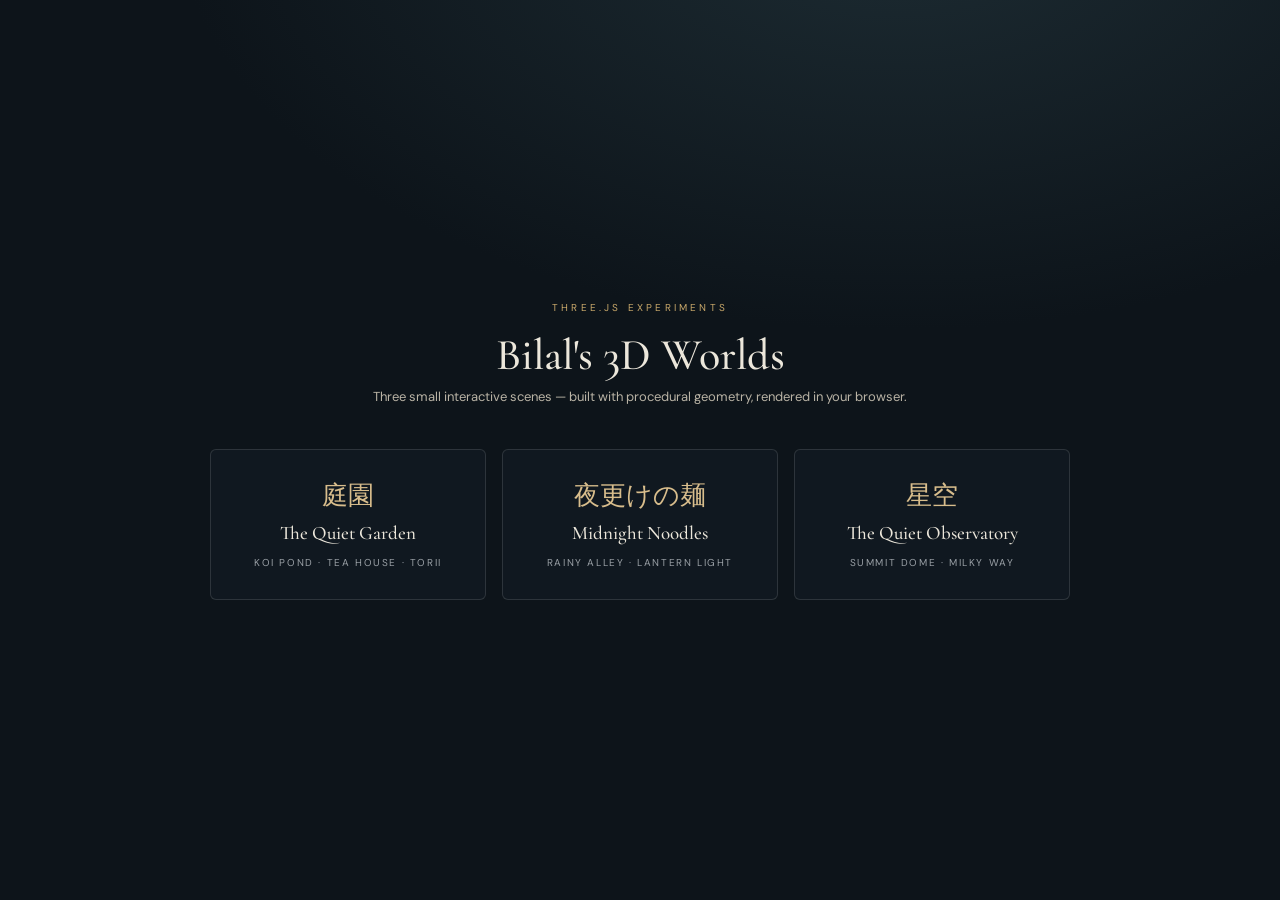
<file: index.html>
<!doctype html>
<html lang="en">
<head>
<meta charset="utf-8"><meta name="viewport" content="width=device-width,initial-scale=1">
<title>Bilal's 3D Worlds</title>
<style>
@import url('https://fonts.googleapis.com/css2?family=Cormorant+Garamond:ital,wght@0,400;0,500;1,400&family=DM+Sans:wght@300;400;500&display=swap');
*{box-sizing:border-box}body{margin:0;min-height:100vh;display:grid;place-items:center;background:radial-gradient(1200px 700px at 70% -10%,#1d2c33,#0d141a 60%);color:#ece7db;font-family:'DM Sans',sans-serif}
main{width:min(860px,90vw);text-align:center;padding:60px 0}
.kicker{font-size:10px;letter-spacing:.32em;text-transform:uppercase;color:#c9a86a}
h1{font:500 44px 'Cormorant Garamond',serif;margin:14px 0 6px}
p.sub{color:#b9b3a5;font-size:13px;margin:0 0 44px}
.grid{display:grid;gap:16px;grid-template-columns:repeat(auto-fit,minmax(230px,1fr))}
a.card{display:block;padding:28px 22px;border:1px solid #ffffff1f;border-radius:6px;background:#121b23b8;text-decoration:none;color:inherit;transition:.25s}
a.card:hover{transform:translateY(-3px);border-color:#c9a86a66;background:#16212b}
.card .jp{font:400 26px 'Cormorant Garamond',serif;color:#d8bd8c}
.card h2{font:500 19px 'Cormorant Garamond',serif;margin:8px 0 6px}
.card span{font-size:10px;letter-spacing:.16em;text-transform:uppercase;color:#9aa0a6}
</style>
</head>
<body><main>
<div class="kicker">Three.js experiments</div>
<h1>Bilal's 3D Worlds</h1>
<p class="sub">Three small interactive scenes — built with procedural geometry, rendered in your browser.</p>
<div class="grid">
<a class="card" href="garden/"><div class="jp">庭園</div><h2>The Quiet Garden</h2><span>Koi pond · tea house · torii</span></a>
<a class="card" href="ramen/"><div class="jp">夜更けの麺</div><h2>Midnight Noodles</h2><span>Rainy alley · lantern light</span></a>
<a class="card" href="observatory/"><div class="jp">星空</div><h2>The Quiet Observatory</h2><span>Summit dome · Milky Way</span></a>
</div>
</main></body></html>
</file>
